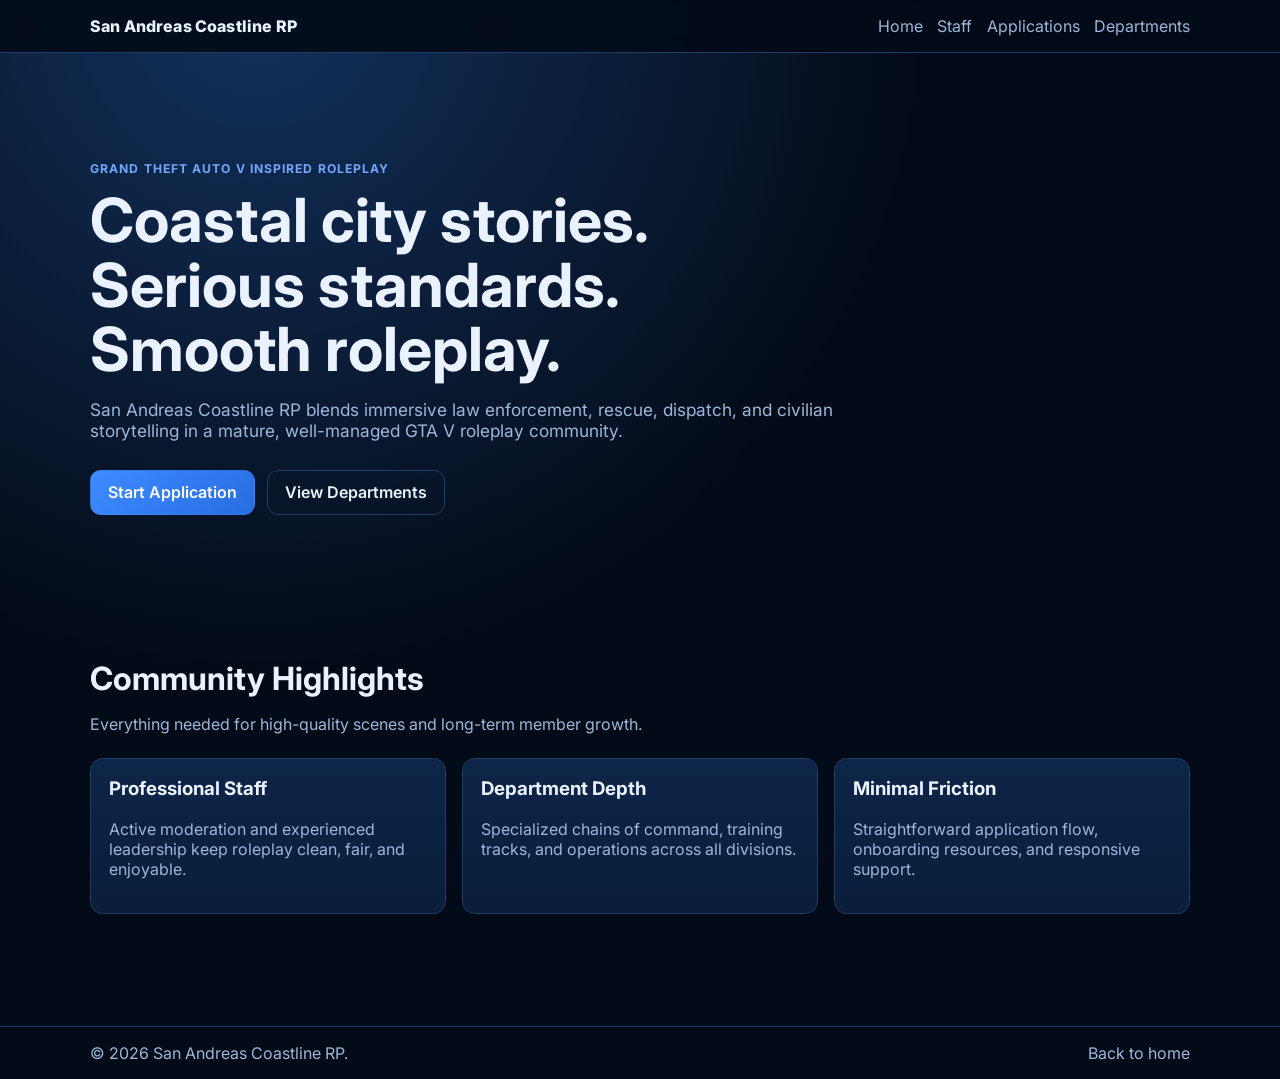
<file: index.html>
<!DOCTYPE html>
<html lang="en">
  <head>
    <meta charset="UTF-8" />
    <meta name="viewport" content="width=device-width, initial-scale=1.0" />
    <title>San Andreas Coastline RP | Home</title>
    <meta name="description" content="San Andreas Coastline RP is a modern GTA V inspired roleplay community." />
    <link rel="preconnect" href="https://fonts.googleapis.com" />
    <link rel="preconnect" href="https://fonts.gstatic.com" crossorigin />
    <link href="https://fonts.googleapis.com/css2?family=Inter:wght@400;500;600;700;800&display=swap" rel="stylesheet" />
    <link rel="stylesheet" href="./index.css" />
  </head>
  <body>
    <header class="site-header"><div class="container nav-wrap"><a class="brand" href="./index.html">San Andreas Coastline RP</a><nav><ul class="nav-links"><li><a href="./index.html">Home</a></li><li><a href="./staff.html">Staff</a></li><li><a href="./applications.html">Applications</a></li><li><a href="./departments/law-enforcement.html">Departments</a></li></ul></nav></div></header>
    <main>
      <section class="hero"><div class="container"><p class="eyebrow">Grand Theft Auto V Inspired Roleplay</p><h1>Coastal city stories. Serious standards. Smooth roleplay.</h1><p class="lead">San Andreas Coastline RP blends immersive law enforcement, rescue, dispatch, and civilian storytelling in a mature, well-managed GTA V roleplay community.</p><div class="hero-actions"><a class="btn btn-primary" href="./applications.html">Start Application</a><a class="btn btn-outline" href="./departments/law-enforcement.html">View Departments</a></div></div></section>
      <section class="section"><div class="container"><h2>Community Highlights</h2><p class="section-intro">Everything needed for high-quality scenes and long-term member growth.</p><div class="grid cards-3"><article class="card"><h3>Professional Staff</h3><p>Active moderation and experienced leadership keep roleplay clean, fair, and enjoyable.</p></article><article class="card"><h3>Department Depth</h3><p>Specialized chains of command, training tracks, and operations across all divisions.</p></article><article class="card"><h3>Minimal Friction</h3><p>Straightforward application flow, onboarding resources, and responsive support.</p></article></div></div></section>
    </main>
    <footer class="site-footer"><div class="container footer-wrap"><p>© 2026 San Andreas Coastline RP.</p><a href="./index.html">Back to home</a></div></footer>
  </body>
</html>
</file>
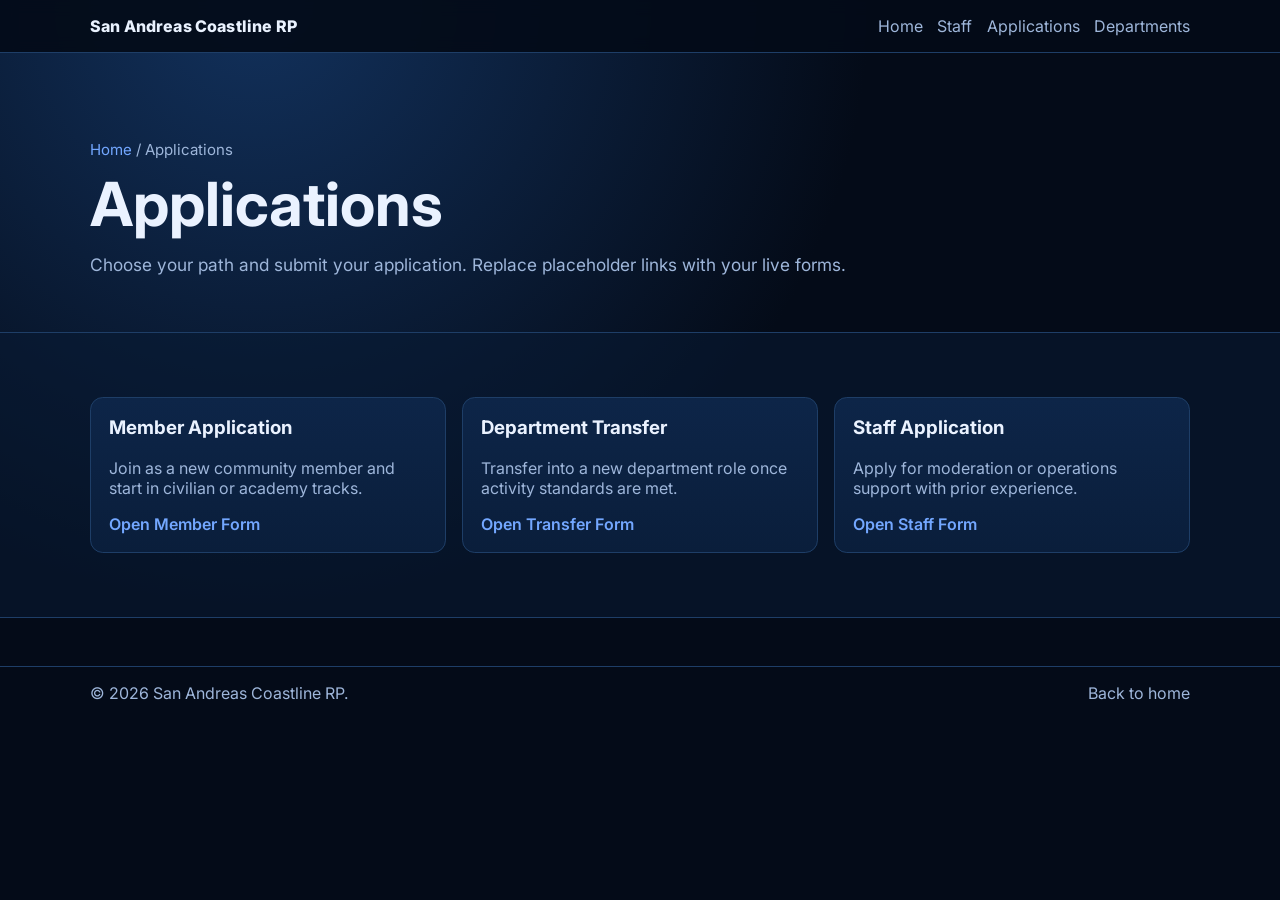
<file: applications.html>
<!DOCTYPE html><html lang="en"><head><meta charset="UTF-8" /><meta name="viewport" content="width=device-width, initial-scale=1.0" /><title>San Andreas Coastline RP | Applications</title><link rel="preconnect" href="https://fonts.googleapis.com" /><link rel="preconnect" href="https://fonts.gstatic.com" crossorigin /><link href="https://fonts.googleapis.com/css2?family=Inter:wght@400;500;600;700;800&display=swap" rel="stylesheet" /><link rel="stylesheet" href="./index.css" /></head><body><header class="site-header"><div class="container nav-wrap"><a class="brand" href="./index.html">San Andreas Coastline RP</a><nav><ul class="nav-links"><li><a href="./index.html">Home</a></li><li><a href="./staff.html">Staff</a></li><li><a href="./applications.html">Applications</a></li><li><a href="./departments/law-enforcement.html">Departments</a></li></ul></nav></div></header><main><section class="page-hero"><div class="container"><p class="breadcrumb"><a href="./index.html">Home</a> / Applications</p><h1>Applications</h1><p class="lead">Choose your path and submit your application. Replace placeholder links with your live forms.</p></div></section><section class="section alt"><div class="container"><div class="grid cards-3"><article class="card"><h3>Member Application</h3><p>Join as a new community member and start in civilian or academy tracks.</p><a class="inline-link" href="#">Open Member Form</a></article><article class="card"><h3>Department Transfer</h3><p>Transfer into a new department role once activity standards are met.</p><a class="inline-link" href="#">Open Transfer Form</a></article><article class="card"><h3>Staff Application</h3><p>Apply for moderation or operations support with prior experience.</p><a class="inline-link" href="#">Open Staff Form</a></article></div></div></section></main><footer class="site-footer"><div class="container footer-wrap"><p>© 2026 San Andreas Coastline RP.</p><a href="./index.html">Back to home</a></div></footer></body></html>
</file>
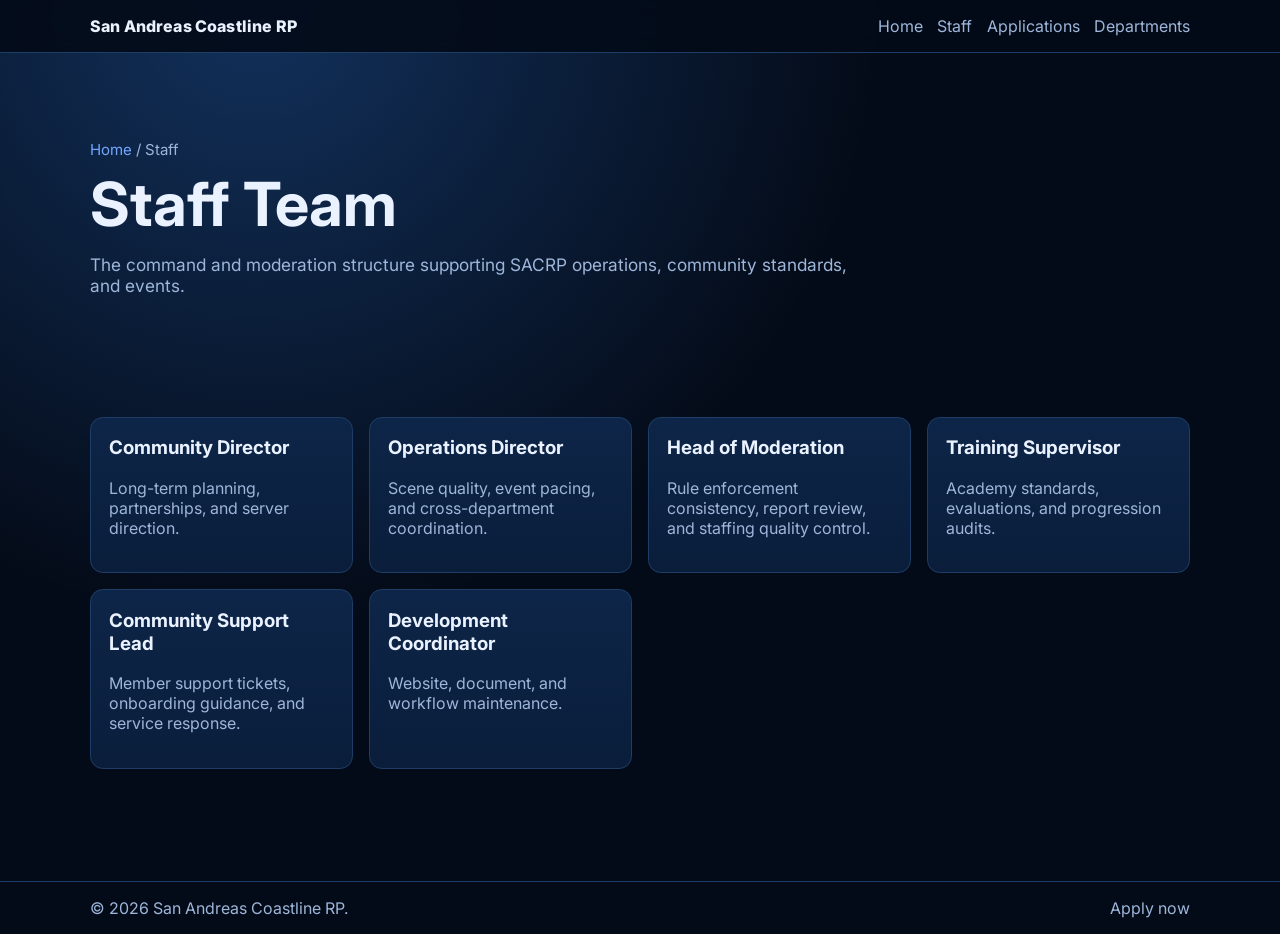
<file: staff.html>
<!DOCTYPE html><html lang="en"><head><meta charset="UTF-8" /><meta name="viewport" content="width=device-width, initial-scale=1.0" /><title>San Andreas Coastline RP | Staff</title><link rel="preconnect" href="https://fonts.googleapis.com" /><link rel="preconnect" href="https://fonts.gstatic.com" crossorigin /><link href="https://fonts.googleapis.com/css2?family=Inter:wght@400;500;600;700;800&display=swap" rel="stylesheet" /><link rel="stylesheet" href="./index.css" /></head><body><header class="site-header"><div class="container nav-wrap"><a class="brand" href="./index.html">San Andreas Coastline RP</a><nav><ul class="nav-links"><li><a href="./index.html">Home</a></li><li><a href="./staff.html">Staff</a></li><li><a href="./applications.html">Applications</a></li><li><a href="./departments/law-enforcement.html">Departments</a></li></ul></nav></div></header><main><section class="page-hero"><div class="container"><p class="breadcrumb"><a href="./index.html">Home</a> / Staff</p><h1>Staff Team</h1><p class="lead">The command and moderation structure supporting SACRP operations, community standards, and events.</p></div></section><section class="section"><div class="container"><div class="grid cards-3"><article class="card"><h3>Community Director</h3><p>Long-term planning, partnerships, and server direction.</p></article><article class="card"><h3>Operations Director</h3><p>Scene quality, event pacing, and cross-department coordination.</p></article><article class="card"><h3>Head of Moderation</h3><p>Rule enforcement consistency, report review, and staffing quality control.</p></article><article class="card"><h3>Training Supervisor</h3><p>Academy standards, evaluations, and progression audits.</p></article><article class="card"><h3>Community Support Lead</h3><p>Member support tickets, onboarding guidance, and service response.</p></article><article class="card"><h3>Development Coordinator</h3><p>Website, document, and workflow maintenance.</p></article></div></div></section></main><footer class="site-footer"><div class="container footer-wrap"><p>© 2026 San Andreas Coastline RP.</p><a href="./applications.html">Apply now</a></div></footer></body></html>
</file>
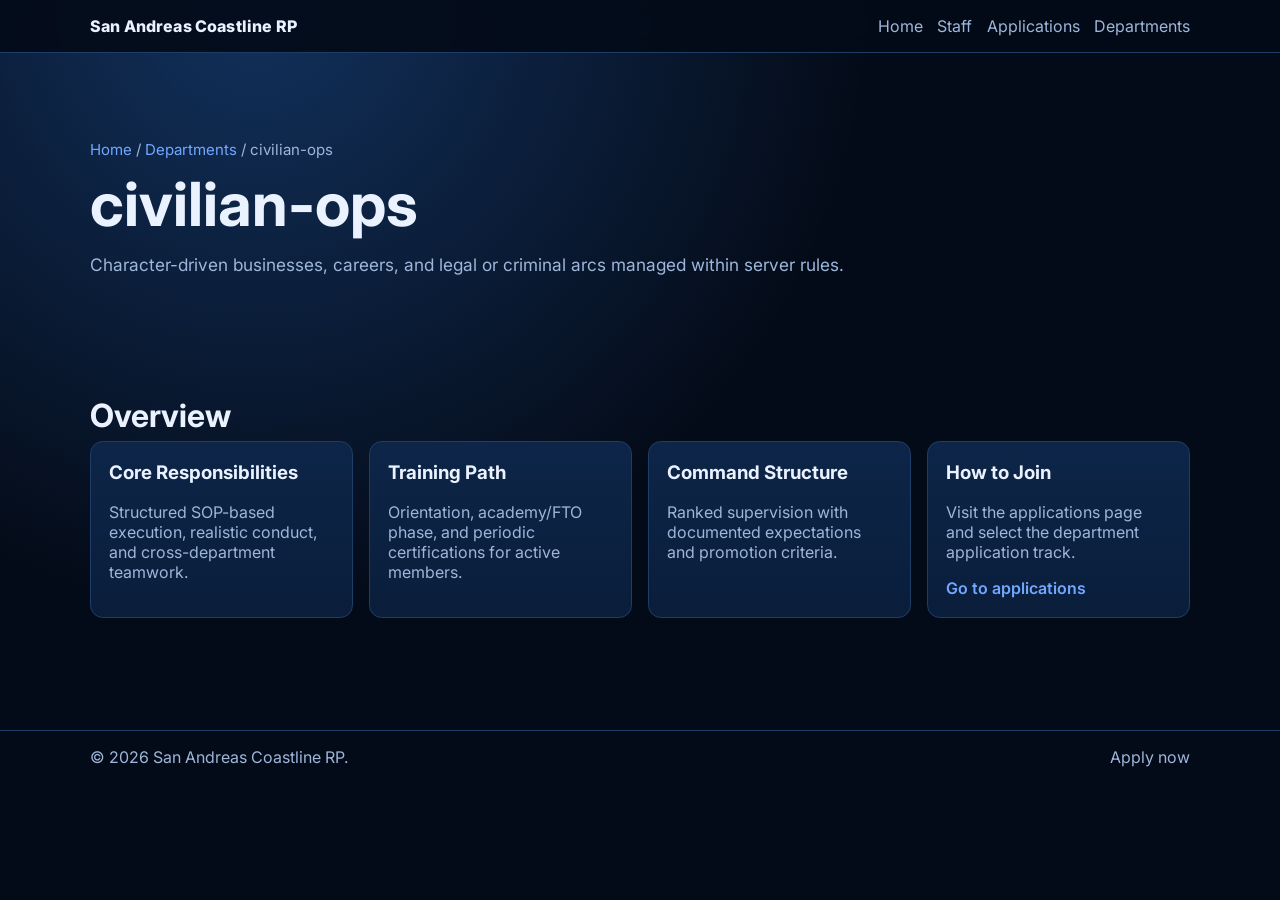
<file: departments/civilian-ops.html>
<!DOCTYPE html><html lang="en"><head><meta charset="UTF-8" /><meta name="viewport" content="width=device-width, initial-scale=1.0" /><title>San Andreas Coastline RP | civilian-ops</title><link rel="preconnect" href="https://fonts.googleapis.com" /><link rel="preconnect" href="https://fonts.gstatic.com" crossorigin /><link href="https://fonts.googleapis.com/css2?family=Inter:wght@400;500;600;700;800&display=swap" rel="stylesheet" /><link rel="stylesheet" href="../index.css" /></head><body><header class="site-header"><div class="container nav-wrap"><a class="brand" href="../index.html">San Andreas Coastline RP</a><nav><ul class="nav-links"><li><a href="../index.html">Home</a></li><li><a href="../staff.html">Staff</a></li><li><a href="../applications.html">Applications</a></li><li><a href="./law-enforcement.html">Departments</a></li></ul></nav></div></header><main><section class="page-hero"><div class="container"><p class="breadcrumb"><a href="../index.html">Home</a> / <a href="./law-enforcement.html">Departments</a> / civilian-ops</p><h1>civilian-ops</h1><p class="lead">Character-driven businesses, careers, and legal or criminal arcs managed within server rules.</p></div></section><section class="section"><div class="container"><h2>Overview</h2><div class="grid cards-2"><article class="card"><h3>Core Responsibilities</h3><p>Structured SOP-based execution, realistic conduct, and cross-department teamwork.</p></article><article class="card"><h3>Training Path</h3><p>Orientation, academy/FTO phase, and periodic certifications for active members.</p></article><article class="card"><h3>Command Structure</h3><p>Ranked supervision with documented expectations and promotion criteria.</p></article><article class="card"><h3>How to Join</h3><p>Visit the applications page and select the department application track.</p><a class="inline-link" href="../applications.html">Go to applications</a></article></div></div></section></main><footer class="site-footer"><div class="container footer-wrap"><p>© 2026 San Andreas Coastline RP.</p><a href="../applications.html">Apply now</a></div></footer></body></html>
</file>
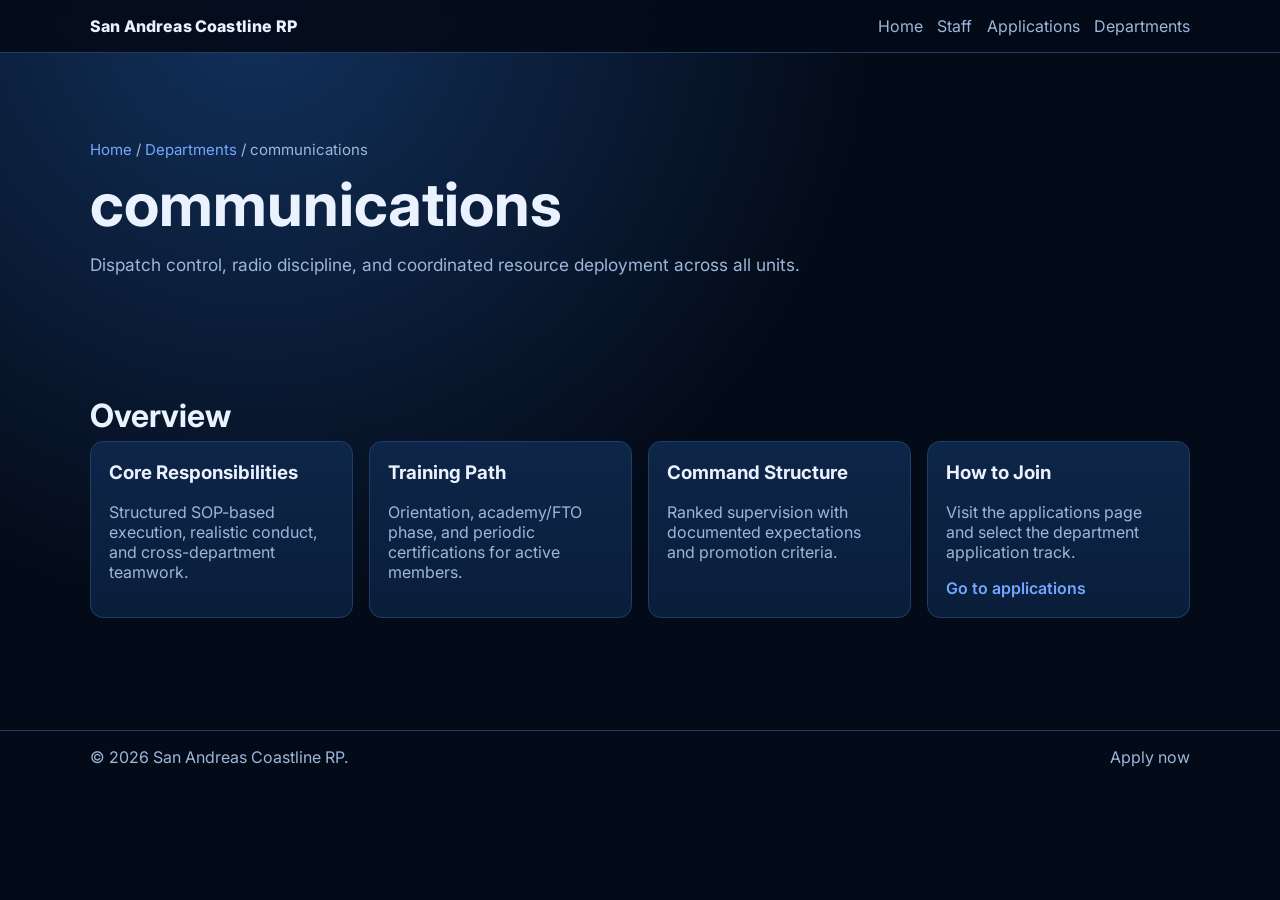
<file: departments/communications.html>
<!DOCTYPE html><html lang="en"><head><meta charset="UTF-8" /><meta name="viewport" content="width=device-width, initial-scale=1.0" /><title>San Andreas Coastline RP | communications</title><link rel="preconnect" href="https://fonts.googleapis.com" /><link rel="preconnect" href="https://fonts.gstatic.com" crossorigin /><link href="https://fonts.googleapis.com/css2?family=Inter:wght@400;500;600;700;800&display=swap" rel="stylesheet" /><link rel="stylesheet" href="../index.css" /></head><body><header class="site-header"><div class="container nav-wrap"><a class="brand" href="../index.html">San Andreas Coastline RP</a><nav><ul class="nav-links"><li><a href="../index.html">Home</a></li><li><a href="../staff.html">Staff</a></li><li><a href="../applications.html">Applications</a></li><li><a href="./law-enforcement.html">Departments</a></li></ul></nav></div></header><main><section class="page-hero"><div class="container"><p class="breadcrumb"><a href="../index.html">Home</a> / <a href="./law-enforcement.html">Departments</a> / communications</p><h1>communications</h1><p class="lead">Dispatch control, radio discipline, and coordinated resource deployment across all units.</p></div></section><section class="section"><div class="container"><h2>Overview</h2><div class="grid cards-2"><article class="card"><h3>Core Responsibilities</h3><p>Structured SOP-based execution, realistic conduct, and cross-department teamwork.</p></article><article class="card"><h3>Training Path</h3><p>Orientation, academy/FTO phase, and periodic certifications for active members.</p></article><article class="card"><h3>Command Structure</h3><p>Ranked supervision with documented expectations and promotion criteria.</p></article><article class="card"><h3>How to Join</h3><p>Visit the applications page and select the department application track.</p><a class="inline-link" href="../applications.html">Go to applications</a></article></div></div></section></main><footer class="site-footer"><div class="container footer-wrap"><p>© 2026 San Andreas Coastline RP.</p><a href="../applications.html">Apply now</a></div></footer></body></html>
</file>
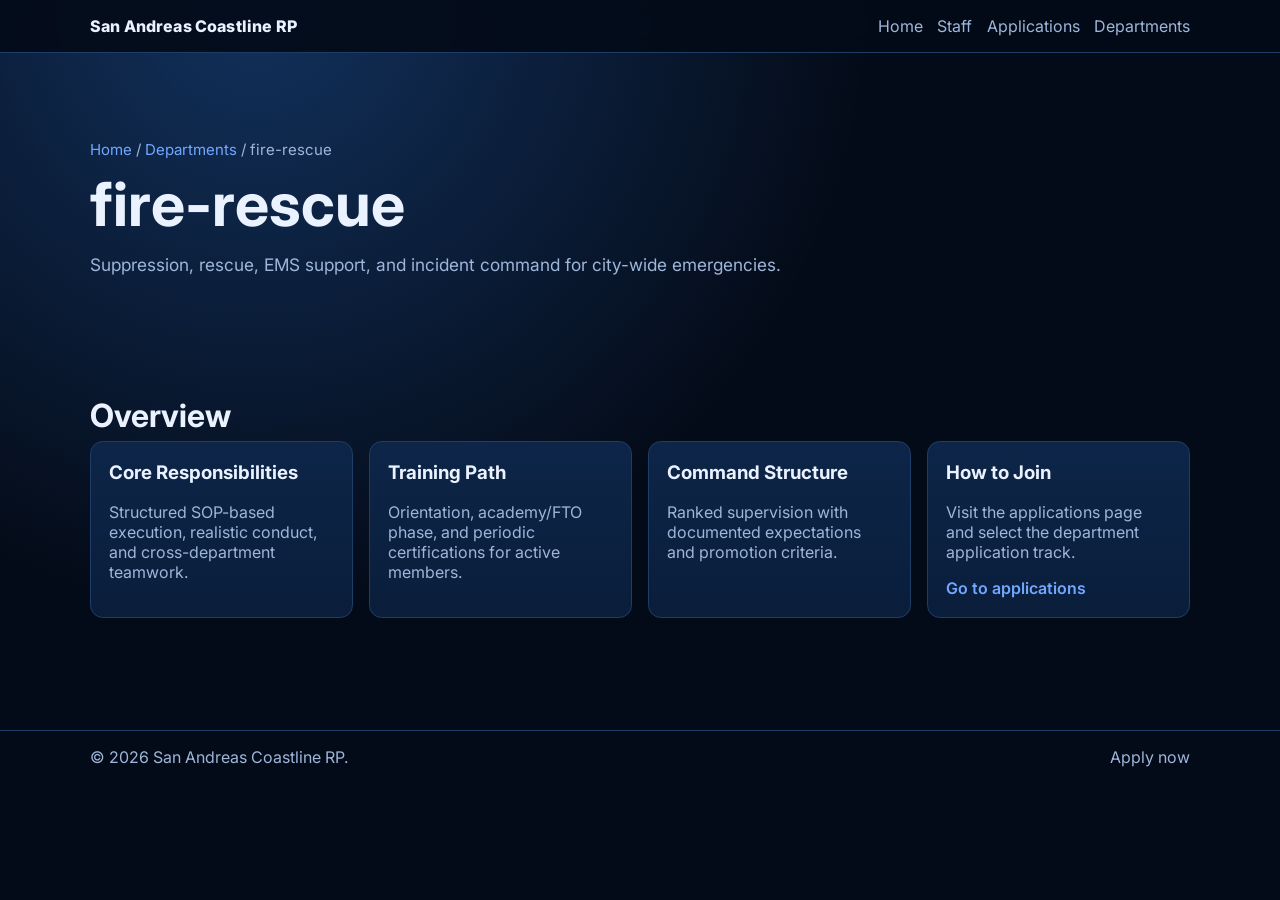
<file: departments/fire-rescue.html>
<!DOCTYPE html><html lang="en"><head><meta charset="UTF-8" /><meta name="viewport" content="width=device-width, initial-scale=1.0" /><title>San Andreas Coastline RP | fire-rescue</title><link rel="preconnect" href="https://fonts.googleapis.com" /><link rel="preconnect" href="https://fonts.gstatic.com" crossorigin /><link href="https://fonts.googleapis.com/css2?family=Inter:wght@400;500;600;700;800&display=swap" rel="stylesheet" /><link rel="stylesheet" href="../index.css" /></head><body><header class="site-header"><div class="container nav-wrap"><a class="brand" href="../index.html">San Andreas Coastline RP</a><nav><ul class="nav-links"><li><a href="../index.html">Home</a></li><li><a href="../staff.html">Staff</a></li><li><a href="../applications.html">Applications</a></li><li><a href="./law-enforcement.html">Departments</a></li></ul></nav></div></header><main><section class="page-hero"><div class="container"><p class="breadcrumb"><a href="../index.html">Home</a> / <a href="./law-enforcement.html">Departments</a> / fire-rescue</p><h1>fire-rescue</h1><p class="lead">Suppression, rescue, EMS support, and incident command for city-wide emergencies.</p></div></section><section class="section"><div class="container"><h2>Overview</h2><div class="grid cards-2"><article class="card"><h3>Core Responsibilities</h3><p>Structured SOP-based execution, realistic conduct, and cross-department teamwork.</p></article><article class="card"><h3>Training Path</h3><p>Orientation, academy/FTO phase, and periodic certifications for active members.</p></article><article class="card"><h3>Command Structure</h3><p>Ranked supervision with documented expectations and promotion criteria.</p></article><article class="card"><h3>How to Join</h3><p>Visit the applications page and select the department application track.</p><a class="inline-link" href="../applications.html">Go to applications</a></article></div></div></section></main><footer class="site-footer"><div class="container footer-wrap"><p>© 2026 San Andreas Coastline RP.</p><a href="../applications.html">Apply now</a></div></footer></body></html>
</file>
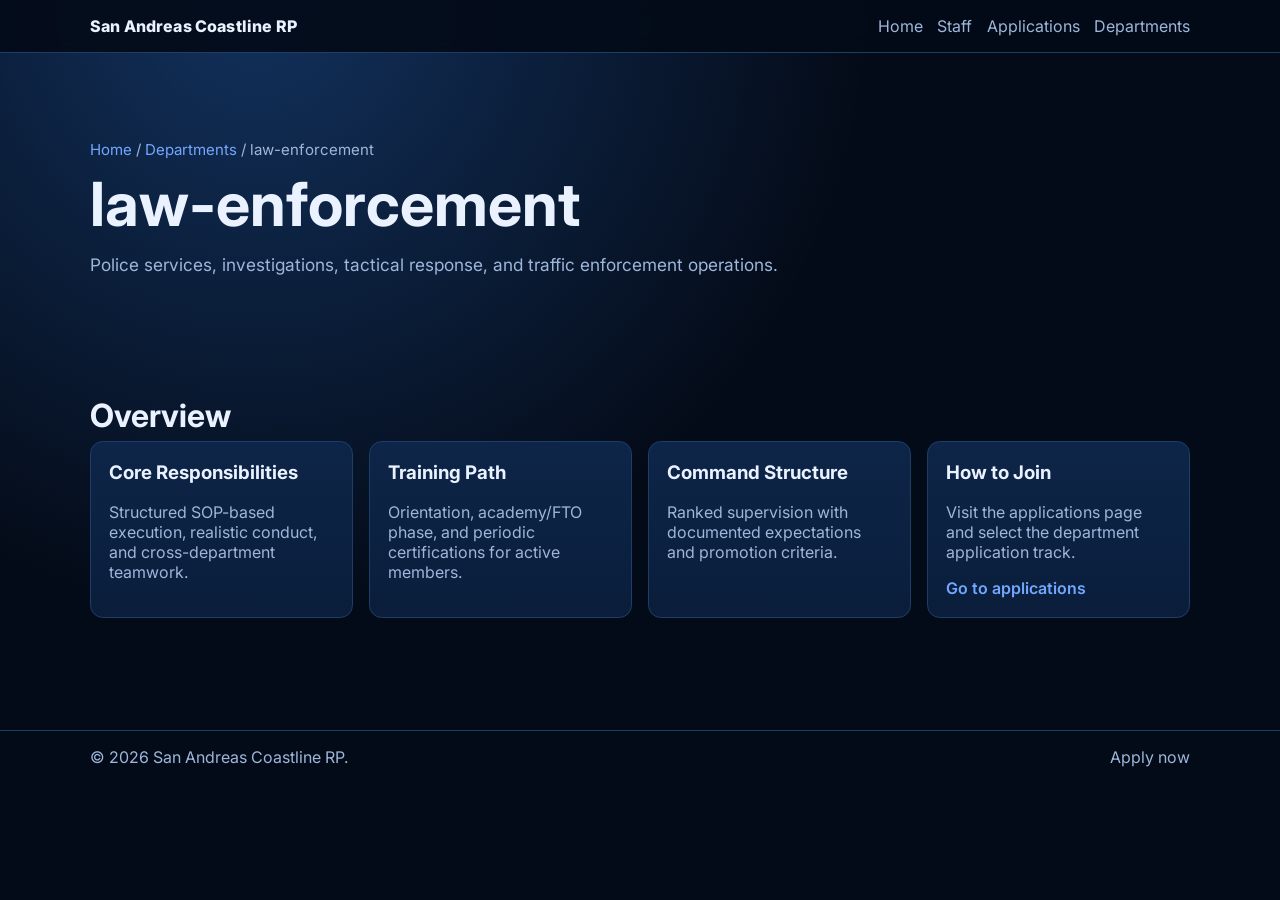
<file: departments/law-enforcement.html>
<!DOCTYPE html><html lang="en"><head><meta charset="UTF-8" /><meta name="viewport" content="width=device-width, initial-scale=1.0" /><title>San Andreas Coastline RP | law-enforcement</title><link rel="preconnect" href="https://fonts.googleapis.com" /><link rel="preconnect" href="https://fonts.gstatic.com" crossorigin /><link href="https://fonts.googleapis.com/css2?family=Inter:wght@400;500;600;700;800&display=swap" rel="stylesheet" /><link rel="stylesheet" href="../index.css" /></head><body><header class="site-header"><div class="container nav-wrap"><a class="brand" href="../index.html">San Andreas Coastline RP</a><nav><ul class="nav-links"><li><a href="../index.html">Home</a></li><li><a href="../staff.html">Staff</a></li><li><a href="../applications.html">Applications</a></li><li><a href="./law-enforcement.html">Departments</a></li></ul></nav></div></header><main><section class="page-hero"><div class="container"><p class="breadcrumb"><a href="../index.html">Home</a> / <a href="./law-enforcement.html">Departments</a> / law-enforcement</p><h1>law-enforcement</h1><p class="lead">Police services, investigations, tactical response, and traffic enforcement operations.</p></div></section><section class="section"><div class="container"><h2>Overview</h2><div class="grid cards-2"><article class="card"><h3>Core Responsibilities</h3><p>Structured SOP-based execution, realistic conduct, and cross-department teamwork.</p></article><article class="card"><h3>Training Path</h3><p>Orientation, academy/FTO phase, and periodic certifications for active members.</p></article><article class="card"><h3>Command Structure</h3><p>Ranked supervision with documented expectations and promotion criteria.</p></article><article class="card"><h3>How to Join</h3><p>Visit the applications page and select the department application track.</p><a class="inline-link" href="../applications.html">Go to applications</a></article></div></div></section></main><footer class="site-footer"><div class="container footer-wrap"><p>© 2026 San Andreas Coastline RP.</p><a href="../applications.html">Apply now</a></div></footer></body></html>
</file>
<file: index.css>
:root {
  --bg: #040b18;
  --bg-soft: #091a33;
  --panel: #0d2548;
  --panel-2: #0a1e3b;
  --line: #1e3e67;
  --text: #eaf2ff;
  --muted: #9eb6da;
  --accent: #3d8bff;
  --accent-2: #73a7ff;
}
* { box-sizing: border-box; }
html, body { margin: 0; padding: 0; }
body {
  font-family: Inter, system-ui, -apple-system, Segoe UI, Roboto, sans-serif;
  color: var(--text);
  background: radial-gradient(circle at 20% 0%, #12315c, var(--bg) 45%);
  min-height: 100vh;
}
.container { width: min(1100px, 92vw); margin: 0 auto; }
.site-header {
  position: sticky; top: 0; z-index: 10;
  border-bottom: 1px solid var(--line);
  background: rgba(4, 11, 24, 0.92);
  backdrop-filter: blur(8px);
}
.nav-wrap, .footer-wrap { display:flex; align-items:center; justify-content:space-between; gap:1rem; padding: 1rem 0; }
.brand { color: var(--text); text-decoration:none; font-weight:800; letter-spacing:.01em; }
.nav-links { list-style:none; display:flex; flex-wrap:wrap; gap:.9rem; margin:0; padding:0; }
.nav-links a, .site-footer a { color: var(--muted); text-decoration:none; }
.nav-links a:hover, .site-footer a:hover, .inline-link:hover { color: var(--accent-2); }
.hero { padding: 6rem 0 5rem; }
.eyebrow { color: var(--accent-2); text-transform:uppercase; letter-spacing:.09em; font-size:.76rem; font-weight:700; }
h1 { font-size: clamp(2.1rem, 5vw, 3.8rem); line-height:1.06; margin: .5rem 0 1rem; max-width: 14ch; }
.lead { max-width: 760px; color: var(--muted); font-size:1.08rem; }
.hero-actions { margin-top: 1.8rem; display:flex; flex-wrap:wrap; gap:.8rem; }
.btn { border:1px solid transparent; border-radius:.7rem; padding:.72rem 1.05rem; text-decoration:none; font-weight:600; }
.btn-primary { background: linear-gradient(135deg, var(--accent), #286de2); color:#fff; }
.btn-outline { border-color:var(--line); color:var(--text); }
.section { padding: 4rem 0; }
.section.alt { background: rgba(9, 26, 51, .55); border-block: 1px solid var(--line); }
h2 { margin: 0 0 .4rem; font-size: 2rem; }
.section-intro { color:var(--muted); margin-bottom:1.5rem; }
.grid { display:grid; gap:1rem; }
.cards-3 { grid-template-columns: repeat(auto-fit, minmax(220px, 1fr)); }
.cards-2 { grid-template-columns: repeat(auto-fit, minmax(250px, 1fr)); }
.card { background: linear-gradient(180deg, var(--panel), var(--panel-2)); border:1px solid var(--line); border-radius:.8rem; padding:1.15rem; }
.card h3 { margin-top:0; }
.card p { color:var(--muted); }
.inline-link { color:var(--accent-2); font-weight:600; text-decoration:none; }
.page-hero { padding: 4.5rem 0 2.5rem; }
.page-hero h1 { max-width: 100%; }
.breadcrumb { color: var(--muted); font-size:.94rem; margin-bottom:.8rem; }
.breadcrumb a { color: var(--accent-2); text-decoration:none; }
.site-footer { border-top:1px solid var(--line); margin-top:3rem; }
.site-footer p { margin:0; color:var(--muted); }
@media (max-width: 760px) {
  .nav-wrap, .footer-wrap { flex-direction: column; align-items: flex-start; }
}
</file>
